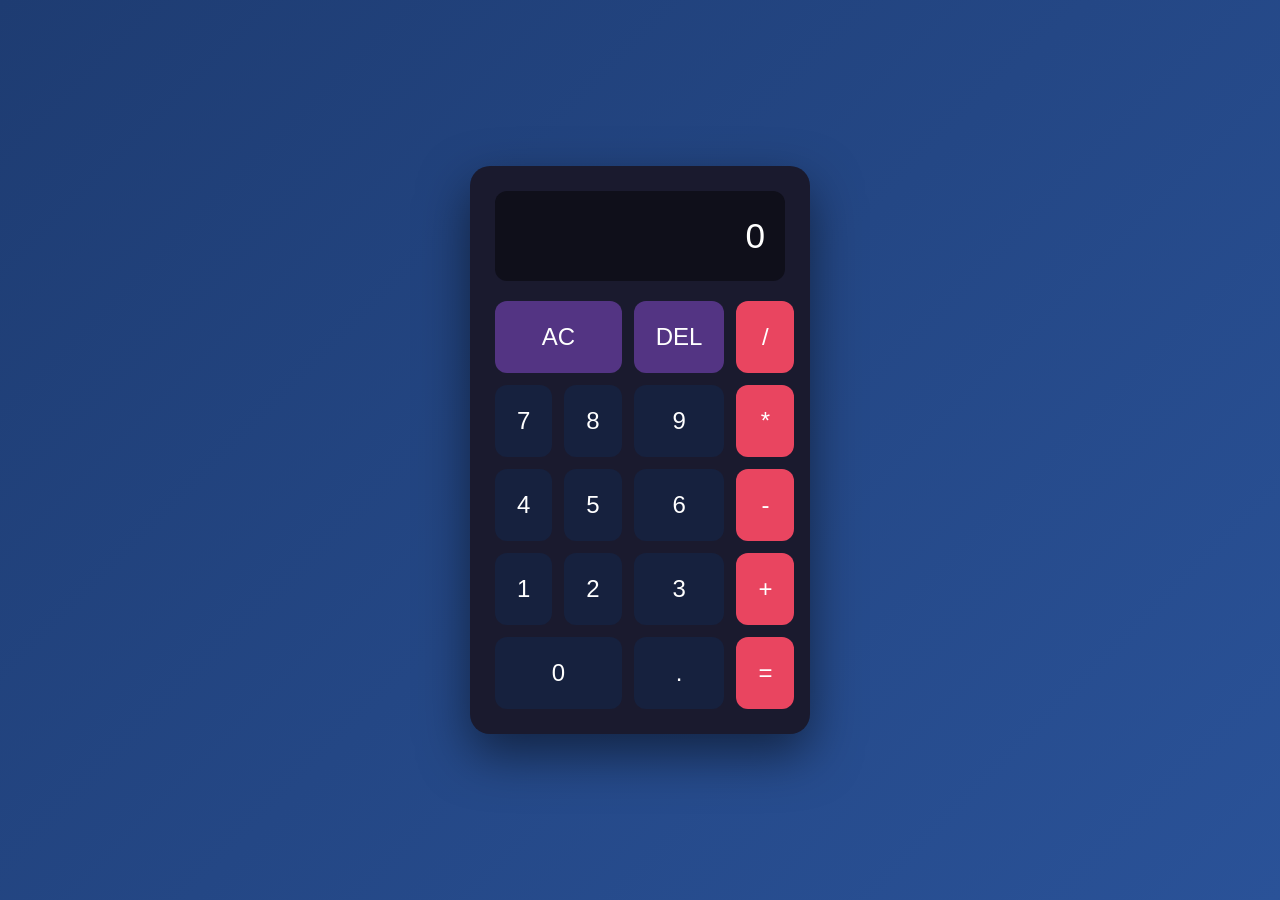
<file: index.html>
<!DOCTYPE html>
<html lang="en">
<head>
    <meta charset="UTF-8">
    <meta name="viewport" content="width=device-width, initial-scale=1.0">
    <title>Calculator</title>
    <style>
        * {
            margin: 0;
            padding: 0;
            box-sizing: border-box;
            font-family: Arial, sans-serif;
        }

        body {
            background: linear-gradient(135deg, #1e3c72, #2a5298);
            min-height: 100vh;
            display: flex;
            justify-content: center;
            align-items: center;
        }
        .calculator {
            background: #1a1a2e;
            border-radius: 20px;
            padding: 25px;
            box-shadow: 0 20px 50px rgba(0, 0, 0, 0.5);
            width: 340px;
        }

        .display {
            background: #0f0f1a;
            border-radius: 12px;
            padding: 20px;
            margin-bottom: 20px;
            text-align: right;
            min-height: 90px;
            color: white;
            font-size: 2.2rem;
            display: flex;
            align-items: center;
            justify-content: flex-end;
            word-break: break-all;
        }

        .buttons {
            display: grid;
            grid-template-columns: repeat(4, 1fr);
            gap: 12px;
        }

        button {
            border: none;
            border-radius: 12px;
            padding: 22px;
            font-size: 1.5rem;
            cursor: pointer;
            background: #16213e;
            color: white;
            transition: 0.15s;
        }

        button:hover {
            background: #0f3460;
        }

        .operator {
            background: #e94560;
        }

        .operator:hover {
            background: #ff6b81;
        }

        .clear, .delete {
            background: #533483;
        }

        .clear:hover, .delete:hover {
            background: #6a4c9c;
        }

        .span-two {
            grid-column: span 2;
        }

        .equals {
            background: #e94560;
        }
    </style>
</head>
<body>

    <div class="calculator">
        <div class="display" id="display">0</div>

        <div class="buttons">
            <button class="span-two clear" onclick="clearDisplay()">AC</button>
            <button class="delete" onclick="deleteLast()">DEL</button>
            <button class="operator" onclick="append('/')">/</button>

            <button onclick="append('7')">7</button>
            <button onclick="append('8')">8</button>
            <button onclick="append('9')">9</button>
            <button class="operator" onclick="append('*')">*</button>

            <button onclick="append('4')">4</button>
            <button onclick="append('5')">5</button>
            <button onclick="append('6')">6</button>
            <button class="operator" onclick="append('-')">-</button>

            <button onclick="append('1')">1</button>
            <button onclick="append('2')">2</button>
            <button onclick="append('3')">3</button>
            <button class="operator" onclick="append('+')">+</button>

            <button class="span-two" onclick="append('0')">0</button>
            <button onclick="append('.')">.</button>
            <button class="equals" onclick="calculate()">=</button>
        </div>
    </div>

    <script>
        let display = document.getElementById('display');
        let current = '0';
        let shouldReset = false;

        function update() {
            display.innerText = current;
        }

        function append(value) {
            if (shouldReset) {
                current = '';
                shouldReset = false;
            }

            if (current === '0' && value !== '.') {
                current = value;
            } else {
                // Prevent multiple dots
                if (value === '.' && current.includes('.')) return;
                current += value;
            }
            update();
        }

        function clearDisplay() {
            current = '0';
            shouldReset = false;
            update();
        }

        function deleteLast() {
            if (current.length === 1) {
                current = '0';
            } else {
                current = current.slice(0, -1);
            }
            update();
        }

        function calculate() {
            try {
                // Replace × and ÷ if any, but we use * and /
                let result = eval(current);
                current = result.toString();
                shouldReset = true;
                update();
            } catch (error) {
                current = 'Error';
                shouldReset = true;
                update();
            }
        }

        // Keyboard support
        document.addEventListener('keydown', function(e) {
            if (e.key >= '0' && e.key <= '9') append(e.key);
            if (e.key === '.') append('.');
            if (e.key === '+') append('+');
            if (e.key === '-') append('-');
            if (e.key === '') append('');
            if (e.key === '/') {
                e.preventDefault();
                append('/');
            }
            if (e.key === 'Enter' || e.key === '=') {
                e.preventDefault();
                calculate();
            }
            if (e.key === 'Backspace') deleteLast();
            if (e.key === 'Escape') clearDisplay();
        });
    </script>
</body>
</html>
</file>
